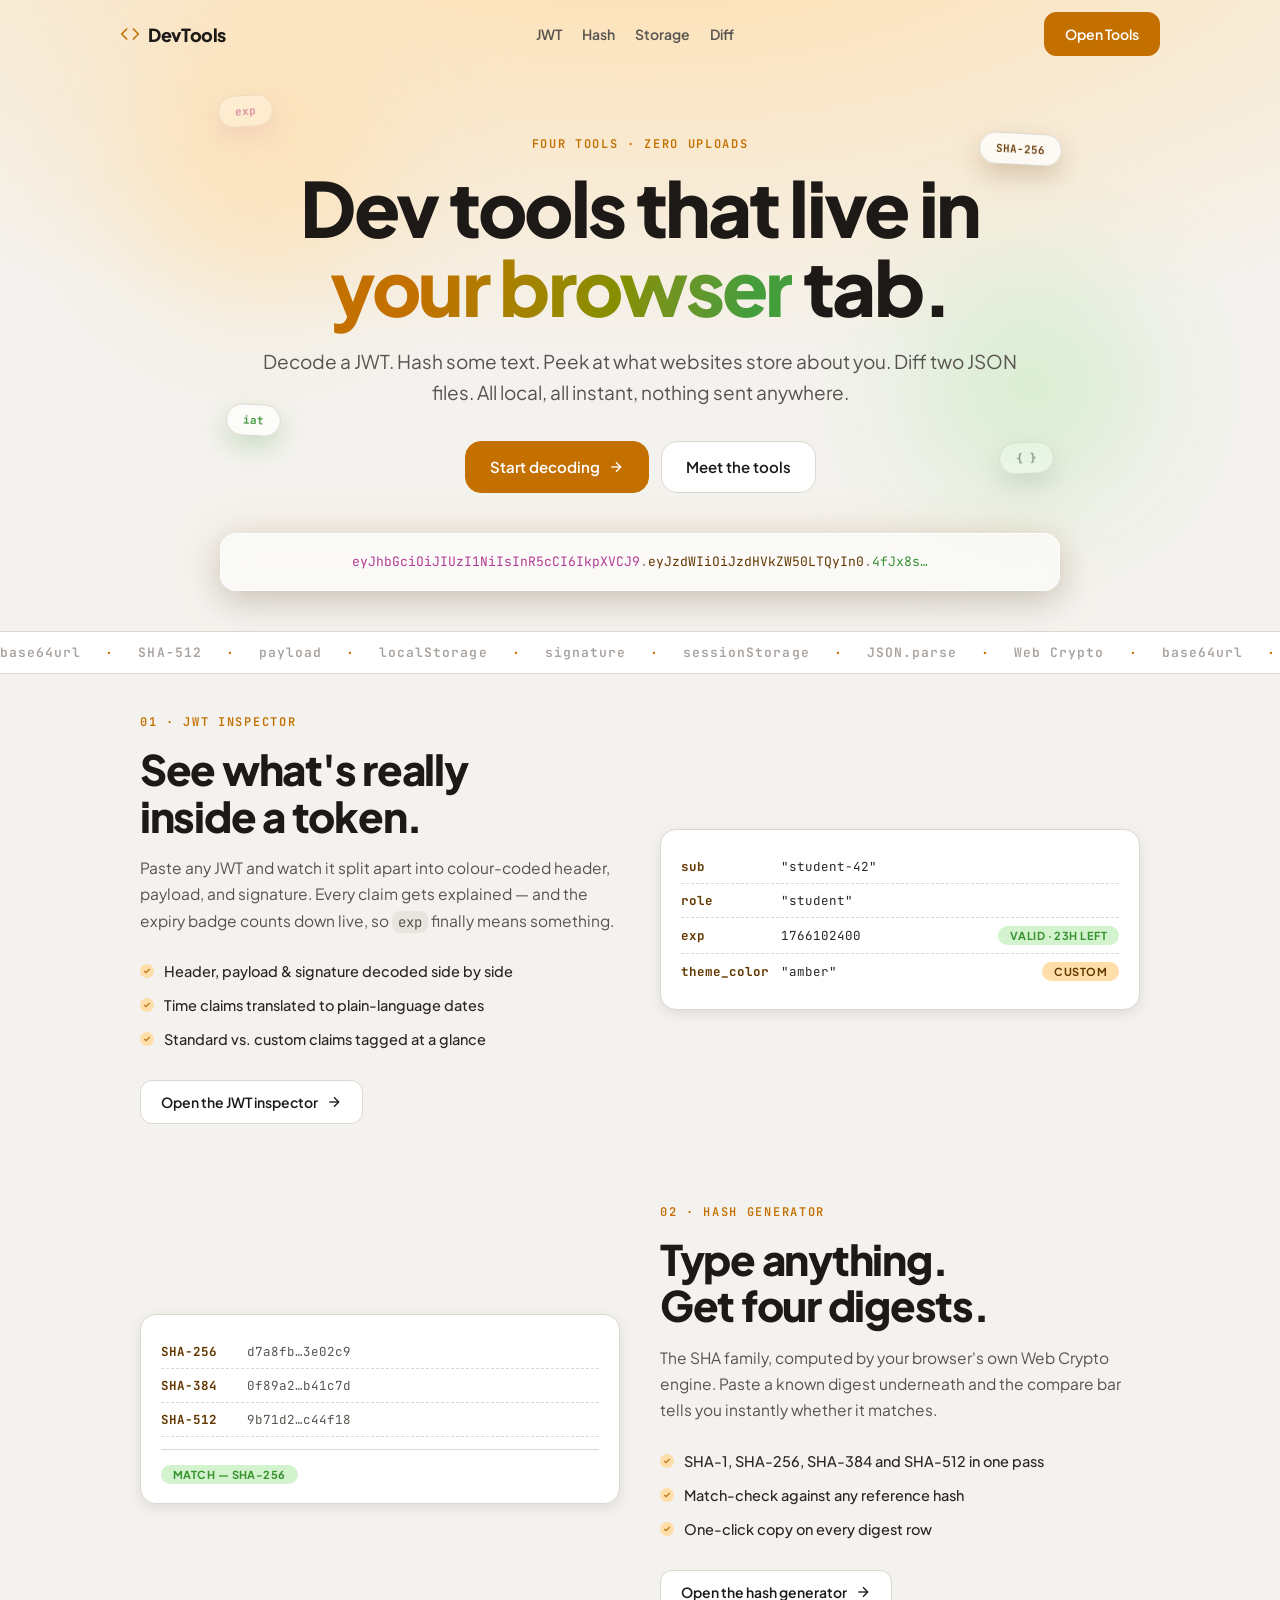
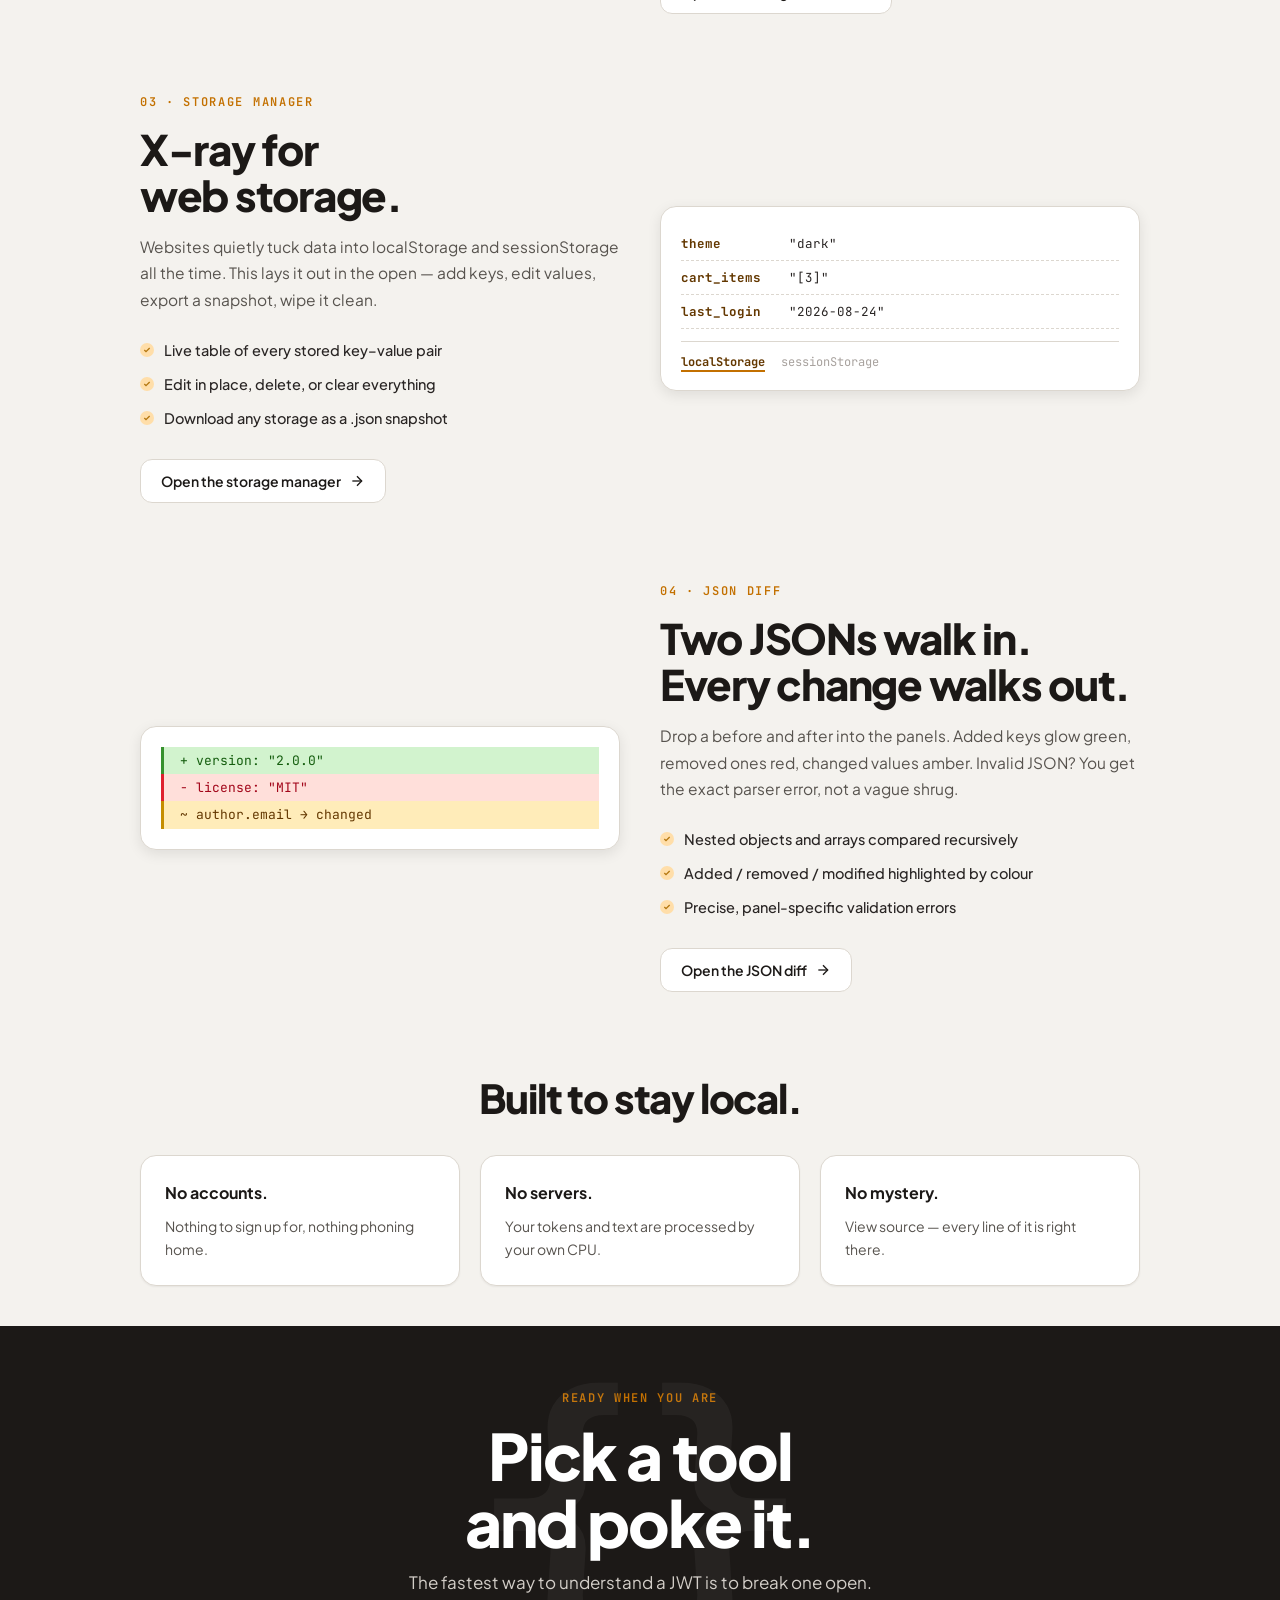
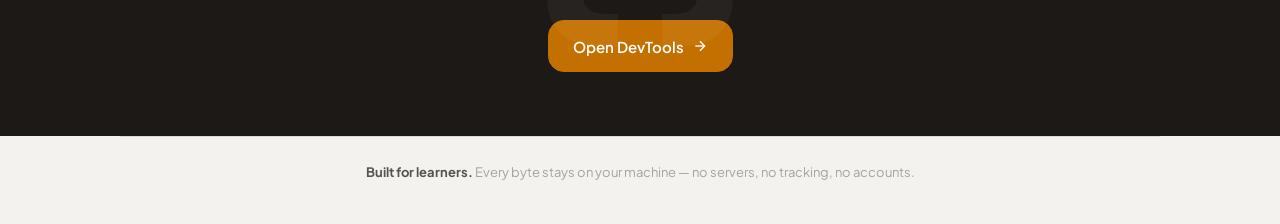
<file: index.html>
<!DOCTYPE html>
<html lang="en">
<head>
<meta charset="UTF-8">
<meta name="viewport" content="width=device-width, initial-scale=1.0">
<title>DevTools — four little tools that never leave your browser</title>
<meta name="description" content="Decode JWTs, generate hashes, inspect web storage, diff JSON. Four browser-native developer tools with zero uploads.">

<link rel="stylesheet" href="tokens.css">
<link rel="stylesheet" href="landing.css">
</head>
<body>

<div class="progress-bar" id="progress-bar" aria-hidden="true"></div>

<header class="site-nav" id="site-nav">
  <a class="wordmark" href="#top">
    <svg viewBox="0 0 24 24" fill="none" stroke="currentColor" stroke-width="2" stroke-linecap="round" stroke-linejoin="round" aria-hidden="true"><polyline points="16 18 22 12 16 6"/><polyline points="8 6 2 12 8 18"/></svg>
    DevTools
  </a>
  <nav class="nav-links" aria-label="Sections">
    <a href="#jwt">JWT</a>
    <a href="#hash">Hash</a>
    <a href="#storage">Storage</a>
    <a href="#diff">Diff</a>
  </nav>
  <a class="btn btn-primary btn-sm" href="tools.html">Open Tools</a>
</header>

<main id="top">

  <!-- ================= HERO ================= -->
  <section class="hero">
    <div class="hero-decor" aria-hidden="true">
      <span class="chip chip-a">exp</span>
      <span class="chip chip-b">SHA-256</span>
      <span class="chip chip-c">iat</span>
      <span class="chip chip-d">{ }</span>
      <span class="blob blob-1"></span>
      <span class="blob blob-2"></span>
    </div>

    <p class="eyebrow reveal">four tools · zero uploads</p>
    <h1 class="reveal" style="--d:80ms">Dev tools that live in<br><span class="accent-underlined">your browser</span> tab.</h1>
    <p class="hero-sub reveal" style="--d:160ms">
      Decode a JWT. Hash some text. Peek at what websites store about you.
      Diff two JSON files. All local, all instant, nothing sent anywhere.
    </p>
    <div class="hero-cta reveal" style="--d:240ms">
      <a class="btn btn-primary btn-lg" href="tools.html">Start decoding
        <svg viewBox="0 0 24 24" fill="none" stroke="currentColor" stroke-width="2"><line x1="5" y1="12" x2="19" y2="12"/><polyline points="12 5 19 12 12 19"/></svg>
      </a>
      <a class="btn btn-lg" href="#jwt">Meet the tools</a>
    </div>

    <div class="hero-token reveal" style="--d:320ms" aria-hidden="true">
      <span class="seg seg-header">eyJhbGciOiJIUzI1NiIsInR5cCI6IkpXVCJ9</span><span class="seg-dot">.</span><span class="seg seg-payload">eyJzdWIiOiJzdHVkZW50LTQyIn0</span><span class="seg-dot">.</span><span class="seg seg-signature">4fJx8s…</span>
    </div>
  </section>

  <!-- ================= MARQUEE TICKER ================= -->
  <div class="ticker" aria-hidden="true">
    <div class="ticker-track">
      <span>base64url</span><i>·</i><span>SHA-512</span><i>·</i><span>payload</span><i>·</i><span>localStorage</span><i>·</i><span>signature</span><i>·</i><span>sessionStorage</span><i>·</i><span>JSON.parse</span><i>·</i><span>Web Crypto</span><i>·</i>
      <span>base64url</span><i>·</i><span>SHA-512</span><i>·</i><span>payload</span><i>·</i><span>localStorage</span><i>·</i><span>signature</span><i>·</i><span>sessionStorage</span><i>·</i><span>JSON.parse</span><i>·</i><span>Web Crypto</span><i>·</i>
    </div>
  </div>

  <!-- ================= TOOL: JWT ================= -->
  <section class="tool-section" id="jwt">
    <div class="tool-copy reveal">
      <p class="eyebrow">01 · jwt inspector</p>
      <h2>See what's really<br>inside a token.</h2>
      <p>Paste any JWT and watch it split apart into colour-coded header, payload, and signature. Every claim gets explained — and the expiry badge counts down live, so <code>exp</code> finally means something.</p>
      <ul class="feature-list">
        <li>Header, payload &amp; signature decoded side by side</li>
        <li>Time claims translated to plain-language dates</li>
        <li>Standard vs. custom claims tagged at a glance</li>
      </ul>
      <a class="btn tool-link" href="tools.html#jwt">Open the JWT inspector
        <svg viewBox="0 0 24 24" fill="none" stroke="currentColor" stroke-width="2"><line x1="5" y1="12" x2="19" y2="12"/><polyline points="12 5 19 12 12 19"/></svg>
      </a>
    </div>
    <div class="tool-visual reveal" style="--d:120ms" aria-hidden="true">
      <div class="mini-card">
        <div class="claim-row"><span class="claim-key">sub</span><span class="claim-val">"student-42"</span></div>
        <div class="claim-row"><span class="claim-key">role</span><span class="claim-val">"student"</span></div>
        <div class="claim-row"><span class="claim-key">exp</span><span class="claim-val">1766102400</span><span class="badge badge-success">valid · 23h left</span></div>
        <div class="claim-row"><span class="claim-key">theme_color</span><span class="claim-val">"amber"</span><span class="badge badge-info">custom</span></div>
      </div>
    </div>
  </section>

  <!-- ================= TOOL: HASH ================= -->
  <section class="tool-section flip" id="hash">
    <div class="tool-copy reveal">
      <p class="eyebrow">02 · hash generator</p>
      <h2>Type anything.<br>Get four digests.</h2>
      <p>The SHA family, computed by your browser's own Web Crypto engine. Paste a known digest underneath and the compare bar tells you instantly whether it matches.</p>
      <ul class="feature-list">
        <li>SHA-1, SHA-256, SHA-384 and SHA-512 in one pass</li>
        <li>Match-check against any reference hash</li>
        <li>One-click copy on every digest row</li>
      </ul>
      <a class="btn tool-link" href="tools.html#hash">Open the hash generator
        <svg viewBox="0 0 24 24" fill="none" stroke="currentColor" stroke-width="2"><line x1="5" y1="12" x2="19" y2="12"/><polyline points="12 5 19 12 12 19"/></svg>
      </a>
    </div>
    <div class="tool-visual reveal" style="--d:120ms" aria-hidden="true">
      <div class="mini-card">
        <div class="hash-demo-row"><span class="hash-algo">SHA-256</span><span class="hex">d7a8fb…3e02c9</span></div>
        <div class="hash-demo-row"><span class="hash-algo">SHA-384</span><span class="hex">0f89a2…b41c7d</span></div>
        <div class="hash-demo-row"><span class="hash-algo">SHA-512</span><span class="hex">9b71d2…c44f18</span></div>
        <div class="compare-demo"><span class="badge badge-success">match — SHA-256</span></div>
      </div>
    </div>
  </section>

  <!-- ================= TOOL: STORAGE ================= -->
  <section class="tool-section" id="storage">
    <div class="tool-copy reveal">
      <p class="eyebrow">03 · storage manager</p>
      <h2>X-ray for<br>web storage.</h2>
      <p>Websites quietly tuck data into localStorage and sessionStorage all the time. This lays it out in the open — add keys, edit values, export a snapshot, wipe it clean.</p>
      <ul class="feature-list">
        <li>Live table of every stored key–value pair</li>
        <li>Edit in place, delete, or clear everything</li>
        <li>Download any storage as a .json snapshot</li>
      </ul>
      <a class="btn tool-link" href="tools.html#storage">Open the storage manager
        <svg viewBox="0 0 24 24" fill="none" stroke="currentColor" stroke-width="2"><line x1="5" y1="12" x2="19" y2="12"/><polyline points="12 5 19 12 12 19"/></svg>
      </a>
    </div>
    <div class="tool-visual reveal" style="--d:120ms" aria-hidden="true">
      <div class="mini-card">
        <div class="kv-row"><span class="kv-key">theme</span><span class="kv-val">"dark"</span></div>
        <div class="kv-row"><span class="kv-key">cart_items</span><span class="kv-val">"[3]"</span></div>
        <div class="kv-row"><span class="kv-key">last_login</span><span class="kv-val">"2026-08-24"</span></div>
        <div class="storage-tabs-demo"><span class="tab-on">localStorage</span><span>sessionStorage</span></div>
      </div>
    </div>
  </section>

  <!-- ================= TOOL: DIFF ================= -->
  <section class="tool-section flip" id="diff">
    <div class="tool-copy reveal">
      <p class="eyebrow">04 · json diff</p>
      <h2>Two JSONs walk in.<br>Every change walks out.</h2>
      <p>Drop a before and after into the panels. Added keys glow green, removed ones red, changed values amber. Invalid JSON? You get the exact parser error, not a vague shrug.</p>
      <ul class="feature-list">
        <li>Nested objects and arrays compared recursively</li>
        <li>Added / removed / modified highlighted by colour</li>
        <li>Precise, panel-specific validation errors</li>
      </ul>
      <a class="btn tool-link" href="tools.html#jsondiff">Open the JSON diff
        <svg viewBox="0 0 24 24" fill="none" stroke="currentColor" stroke-width="2"><line x1="5" y1="12" x2="19" y2="12"/><polyline points="12 5 19 12 12 19"/></svg>
      </a>
    </div>
    <div class="tool-visual reveal" style="--d:120ms" aria-hidden="true">
      <div class="mini-card diff-mini">
        <span class="diff-line added">&nbsp;+ version: "2.0.0"</span>
        <span class="diff-line removed">&nbsp;- license: "MIT"</span>
        <span class="diff-line modified">&nbsp;~ author.email → changed</span>
      </div>
    </div>
  </section>

  <!-- ================= WHY LOCAL ================= -->
  <section class="principles">
    <h2 class="reveal">Built to stay local.</h2>
    <div class="principle-grid">
      <div class="principle reveal"><strong>No accounts.</strong>Nothing to sign up for, nothing phoning home.</div>
      <div class="principle reveal" style="--d:100ms"><strong>No servers.</strong>Your tokens and text are processed by your own CPU.</div>
      <div class="principle reveal" style="--d:200ms"><strong>No mystery.</strong>View source — every line of it is right there.</div>
    </div>
  </section>

  <!-- ================= FINAL CTA ================= -->
  <section class="cta-final">
    <div class="cta-inner reveal">
      <span class="cta-glyph" aria-hidden="true">&#123;&#125;</span>
      <p class="eyebrow">ready when you are</p>
      <h2>Pick a tool<br>and poke it.</h2>
      <p>The fastest way to understand a JWT is to break one open.</p>
      <a class="btn btn-primary btn-lg" href="tools.html">Open DevTools
        <svg viewBox="0 0 24 24" fill="none" stroke="currentColor" stroke-width="2"><line x1="5" y1="12" x2="19" y2="12"/><polyline points="12 5 19 12 12 19"/></svg>
      </a>
    </div>
  </section>

</main>

<footer class="site-footer">
  <strong>Built for learners.</strong> Every byte stays on your machine — no servers, no tracking, no accounts.
</footer>

<script src="landing.js"></script>
</body>
</html>
</file>
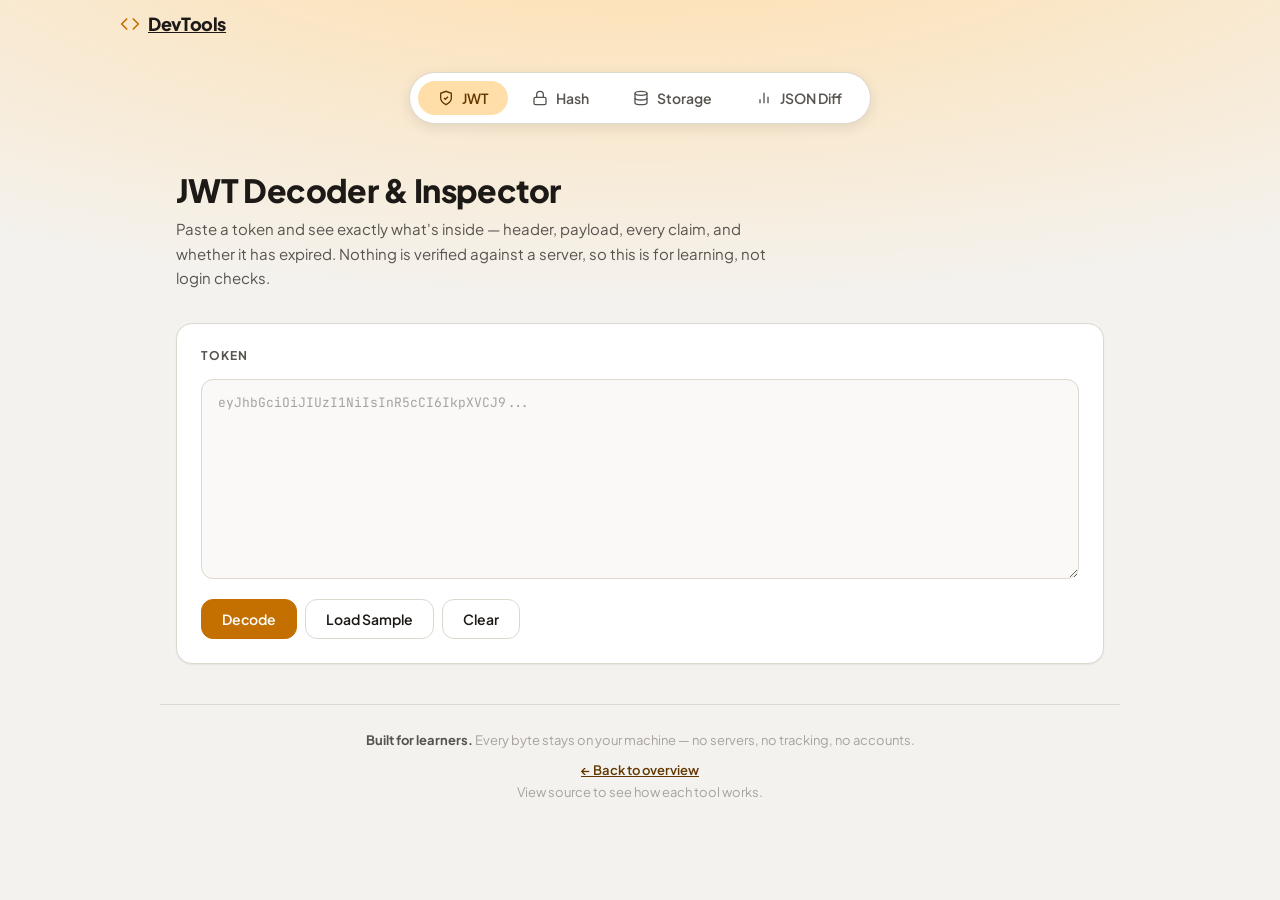
<file: tools.html>
<!DOCTYPE html>
<html lang="en">
<head>
<meta charset="UTF-8">
<meta name="viewport" content="width=device-width, initial-scale=1.0">
<title>DevTools — JWT · Hash · Storage · JSON Diff</title>
<meta name="description" content="Four playful browser-native dev tools: decode JWTs, hash text, manage web storage, diff JSON.">

<link rel="stylesheet" href="tokens.css">
<link rel="stylesheet" href="components/tab-bar.css">
<link rel="stylesheet" href="components/card.css">
<link rel="stylesheet" href="components/button.css">
<link rel="stylesheet" href="components/input.css">
<link rel="stylesheet" href="components/badge.css">
<link rel="stylesheet" href="components/toast.css">
<link rel="stylesheet" href="components/modal.css">
<link rel="stylesheet" href="tools/jwt/jwt.css">
<link rel="stylesheet" href="tools/hash/hash.css">
<link rel="stylesheet" href="tools/storage/storage.css">
<link rel="stylesheet" href="tools/diff/diff.css">

<style>
/* Page shell — layout only, everything visual lives in tokens + components */
*, *::before, *::after { box-sizing: border-box; margin: 0; padding: 0; }

/* Author display rules (.error-msg etc.) must never defeat the hidden attribute */
[hidden] { display: none !important; }

html { -webkit-font-smoothing: antialiased; }
html, body { overflow-x: clip; }
body {
  font-family: var(--font-ui);
  color: var(--color-ink-0);
  background:
    radial-gradient(1200px 400px at 50% -100px, var(--color-accent-dim), transparent),
    var(--color-paper-2);
  min-height: 100vh;
}

.app-header,
.site-nav {
  position: fixed;
  top: 0; left: 0; right: 0;
  z-index: 200;
  display: flex;
  align-items: center;
  justify-content: space-between;
  gap: var(--space-4);
  max-width: 1080px;
  margin: 0 auto;
  padding: var(--space-3) var(--space-5);
  transition: box-shadow var(--duration-base) ease, background var(--duration-base) ease;
}
.site-nav.scrolled {
  background: oklch(97% 0.01 75 / 0.85);
  backdrop-filter: blur(10px);
  box-shadow: var(--shadow-sm);
}
.site-nav .wordmark {
  display: inline-flex;
  align-items: center;
  gap: var(--space-2);
  font-family: var(--font-display);
  font-size: 18px;
  font-weight: 800;
  letter-spacing: -0.02em;
  color: var(--color-ink-0);
}
.site-nav .wordmark svg { width: 20px; height: 20px; color: var(--color-accent); }

body { min-height: 100vh; padding-top: 72px; }
.tab-bar { top: 64px; }

.app-main {
  max-width: 960px;
  margin: 0 auto;
  padding: var(--space-4) var(--space-4) var(--space-10);
}

.app-footer {
  max-width: 960px;
  margin: 0 auto;
  padding: var(--space-6) var(--space-4) var(--space-10);
  border-top: 1px solid var(--color-border);
  text-align: center;
  color: var(--color-ink-3);
  font-size: 13px;
  line-height: 1.7;
}
.app-footer strong { color: var(--color-ink-2); }
.footer-back {
  display: block;
  margin-top: var(--space-2);
  font-weight: 600;
  color: var(--color-accent-ink);
}
.footer-back:hover { text-decoration: underline; }

@media (prefers-reduced-motion: reduce) {
  *, *::before, *::after { animation-duration: 0.01ms !important; transition-duration: 0.01ms !important; }
}
</style>
</head>
<body>

<header class="site-nav" id="site-nav">
  <a class="wordmark" href="index.html" title="Back to overview">
    <svg viewBox="0 0 24 24" fill="none" stroke="currentColor" stroke-width="2" stroke-linecap="round" stroke-linejoin="round" aria-hidden="true">
      <polyline points="16 18 22 12 16 6"/><polyline points="8 6 2 12 8 18"/>
    </svg>
    DevTools
  </a>
</header>

<nav class="tab-bar" role="tablist" aria-label="Tools">
  <button class="tab-btn" role="tab" aria-selected="true" data-tab="jwt" id="tab-jwt" aria-controls="panel-jwt">
    <svg viewBox="0 0 24 24" fill="none" stroke="currentColor" stroke-width="2"><path d="M12 22s8-4 8-10V5l-8-3-8 3v7c0 6 8 10 8 10z"/><path d="M9 12l2 2 4-4"/></svg>
    JWT
  </button>
  <button class="tab-btn" role="tab" aria-selected="false" data-tab="hash" id="tab-hash" aria-controls="panel-hash">
    <svg viewBox="0 0 24 24" fill="none" stroke="currentColor" stroke-width="2"><rect x="3" y="11" width="18" height="11" rx="2"/><path d="M7 11V7a5 5 0 0 1 10 0v4"/></svg>
    Hash
  </button>
  <button class="tab-btn" role="tab" aria-selected="false" data-tab="storage" id="tab-storage" aria-controls="panel-storage">
    <svg viewBox="0 0 24 24" fill="none" stroke="currentColor" stroke-width="2"><ellipse cx="12" cy="5" rx="9" ry="3"/><path d="M21 12c0 1.66-4 3-9 3s-9-1.34-9-3"/><path d="M3 5v14c0 1.66 4 3 9 3s9-1.34 9-3V5"/></svg>
    Storage
  </button>
  <button class="tab-btn" role="tab" aria-selected="false" data-tab="jsondiff" id="tab-jsondiff" aria-controls="panel-jsondiff">
    <svg viewBox="0 0 24 24" fill="none" stroke="currentColor" stroke-width="2"><line x1="18" y1="20" x2="18" y2="10"/><line x1="12" y1="20" x2="12" y2="4"/><line x1="6" y1="20" x2="6" y2="14"/></svg>
    JSON Diff
  </button>
</nav>

<main class="app-main">

  <!-- ============ JWT INSPECTOR ============ -->
  <section class="panel active" id="panel-jwt" role="tabpanel" aria-labelledby="tab-jwt">
    <div class="tool-header">
      <h2>JWT Decoder &amp; Inspector</h2>
      <p>Paste a token and see exactly what's inside — header, payload, every claim, and whether it has expired. Nothing is verified against a server, so this is for learning, not login checks.</p>
    </div>

    <div class="card">
      <div class="card-title">Token</div>
      <textarea id="jwt-input" class="tall" placeholder="eyJhbGciOiJIUzI1NiIsInR5cCI6IkpXVCJ9..." spellcheck="false"></textarea>
      <div class="btn-row">
        <button class="btn btn-primary" id="jwt-decode-btn">Decode</button>
        <button class="btn" id="jwt-sample-btn">Load Sample</button>
        <button class="btn" id="jwt-clear-btn">Clear</button>
      </div>
      <div class="error-msg" id="jwt-error" hidden>
        <svg viewBox="0 0 24 24" fill="none" stroke="currentColor" stroke-width="2"><circle cx="12" cy="12" r="10"/><line x1="15" y1="9" x2="9" y2="15"/><line x1="9" y1="9" x2="15" y2="15"/></svg>
        <span id="jwt-error-text"></span>
      </div>
    </div>

    <div id="jwt-output" hidden>
      <div class="card">
        <div class="card-title">Decoded token <span id="jwt-status-badge"></span></div>
        <div class="jwt-raw" id="jwt-raw"></div>
        <div class="jwt-parts">
          <div class="jwt-part header">
            <h4>Header</h4>
            <pre id="jwt-header-decoded"></pre>
          </div>
          <div class="jwt-part payload">
            <h4>Payload</h4>
            <pre id="jwt-payload-decoded"></pre>
          </div>
          <div class="jwt-part signature">
            <h4>Signature</h4>
            <pre id="jwt-signature-info"></pre>
          </div>
        </div>
      </div>

      <div class="card">
        <div class="card-title">Time claims</div>
        <div id="jwt-time-claims"></div>
      </div>

      <div class="card">
        <div class="card-title">All payload claims</div>
        <div id="jwt-all-claims"></div>
      </div>
    </div>
  </section>

  <!-- ============ HASH GENERATOR ============ -->
  <section class="panel" id="panel-hash" role="tabpanel" aria-labelledby="tab-hash">
    <div class="tool-header">
      <h2>Hash Generator</h2>
      <p>Type anything and get its SHA family digests, computed locally with the Web Crypto API. Paste a known hash below to check for a match.</p>
    </div>

    <div class="card">
      <div class="card-title">Input</div>
      <textarea id="hash-input" placeholder="The quick brown fox jumps over the lazy dog" spellcheck="false"></textarea>
      <div class="btn-row">
        <button class="btn btn-primary" id="hash-generate-btn">Generate Hashes</button>
        <button class="btn" id="hash-clear-btn">Clear</button>
      </div>
    </div>

    <div id="hash-output" hidden>
      <div class="card">
        <div class="card-title">Digests</div>
        <div id="hash-results"></div>
      </div>

      <div class="card">
        <div class="card-title">Compare against a known hash</div>
        <div class="compare-bar">
          <input type="text" class="input" id="hash-compare-input" placeholder="Paste a hash…" spellcheck="false">
          <button class="btn" id="hash-compare-btn">Compare</button>
        </div>
        <div id="hash-compare-result" hidden></div>
      </div>
    </div>
  </section>

  <!-- ============ STORAGE MANAGER ============ -->
  <section class="panel" id="panel-storage" role="tabpanel" aria-labelledby="tab-storage">
    <div class="tool-header">
      <h2>Browser Storage Manager</h2>
      <p>This page's own localStorage and sessionStorage, laid bare. Add keys, tweak values, export a snapshot — great for seeing what websites actually save about you.</p>
    </div>

    <div class="card">
      <div class="storage-tabs" role="tablist" aria-label="Storage type">
        <button class="storage-tab" role="tab" aria-selected="true" data-storage="local">localStorage</button>
        <button class="storage-tab" role="tab" aria-selected="false" data-storage="session">sessionStorage</button>
      </div>

      <div class="storage-toolbar">
        <span class="storage-count" id="storage-count">0 entries</span>
        <div class="btn-row" style="margin-top:0">
          <button class="btn btn-sm" id="storage-export-btn">Export JSON</button>
          <button class="btn btn-sm btn-danger" id="storage-clear-btn">Clear All</button>
        </div>
      </div>

      <div class="storage-add-row">
        <input type="text" class="input" id="storage-new-key" placeholder="key" aria-label="New key" spellcheck="false">
        <input type="text" class="input" id="storage-new-value" placeholder="value" aria-label="New value" spellcheck="false">
        <button class="btn btn-primary" id="storage-add-btn">Add</button>
      </div>

      <div id="storage-entries"></div>
    </div>
  </section>

  <!-- ============ JSON DIFF ============ -->
  <section class="panel" id="panel-jsondiff" role="tabpanel" aria-labelledby="tab-jsondiff">
    <div class="tool-header">
      <h2>JSON Diff Tool</h2>
      <p>Drop two JSON documents in and spot every key that was added, removed, or changed. Invalid JSON gets a precise parser error, not a shrug.</p>
    </div>

    <div class="card">
      <div class="json-inputs">
        <div class="field-group">
          <label class="field-label" for="json-left">Original</label>
          <textarea id="json-left" class="tall" spellcheck="false"></textarea>
        </div>
        <div class="field-group">
          <label class="field-label" for="json-right">Modified</label>
          <textarea id="json-right" class="tall" spellcheck="false"></textarea>
        </div>
      </div>
      <div class="btn-row">
        <button class="btn btn-primary" id="diff-compare-btn">Compare</button>
        <button class="btn" id="diff-sample-btn">Load Sample</button>
        <button class="btn" id="diff-swap-btn">Swap</button>
        <button class="btn" id="diff-clear-btn">Clear</button>
      </div>
      <div class="error-msg" id="diff-error" hidden>
        <svg viewBox="0 0 24 24" fill="none" stroke="currentColor" stroke-width="2"><circle cx="12" cy="12" r="10"/><line x1="15" y1="9" x2="9" y2="15"/><line x1="9" y1="9" x2="15" y2="15"/></svg>
        <span id="diff-error-text"></span>
      </div>
    </div>

    <div class="card" id="diff-result" hidden>
      <div class="card-title">Differences</div>
      <div class="diff-stats" id="diff-stats"></div>
      <div class="diff-output" id="diff-output"></div>
    </div>
  </section>

</main>

<footer class="app-footer">
  <strong>Built for learners.</strong> Every byte stays on your machine — no servers, no tracking, no accounts.
  <a class="footer-back" href="index.html">← Back to overview</a>
  View source to see how each tool works.
</footer>

<div class="toast-container" id="toast-container" aria-live="polite"></div>

<script type="module" src="app.js"></script>
</body>
</html>
</file>
<file: tokens.css>
/* ============================================================
   DevTools · Hum theme — locked design tokens
   Hallmark · macrostructure: Workbench · theme: Hum (playful)
   paper: light warm · accent: amber · display: rounded sans
   Every colour/font/space in the app references a token here.
   ============================================================ */
@import url('https://fonts.googleapis.com/css2?family=Plus+Jakarta+Sans:wght@400;500;600;700;800&family=JetBrains+Mono:wght@400;600&display=swap');

:root {
  /* Paper — light, warm */
  --color-paper-0: #ffffff;
  --color-paper-1: #faf9f7;
  --color-paper-2: #f4f2ee;
  --color-paper-3: #e8e5df;

  /* Ink */
  --color-ink-0: #1c1917;
  --color-ink-1: #292524;
  --color-ink-2: #57534e;
  --color-ink-3: #a8a29e;

  /* Accent — warm amber */
  --color-accent: oklch(62% 0.18 75);
  --color-accent-hover: oklch(56% 0.19 75);
  --color-accent-dim: oklch(92% 0.08 75);
  --color-accent-ink: oklch(38% 0.11 75);

  /* Status */
  --color-success: oklch(58% 0.16 142);
  --color-success-dim: oklch(93% 0.06 142);
  --color-danger: oklch(58% 0.22 25);
  --color-danger-dim: oklch(94% 0.05 25);
  --color-warning: oklch(68% 0.16 85);
  --color-warning-dim: oklch(95% 0.07 85);

  /* Lines */
  --color-border: oklch(88% 0.012 75);
  --color-border-hover: oklch(78% 0.02 75);
  --color-border-focus: var(--color-accent);

  /* Type */
  --font-display: 'Plus Jakarta Sans', system-ui, sans-serif;
  --font-ui: 'Plus Jakarta Sans', system-ui, sans-serif;
  --font-mono: 'JetBrains Mono', 'Fira Code', Consolas, monospace;

  /* Space — 4pt scale */
  --space-1: 4px;
  --space-2: 8px;
  --space-3: 12px;
  --space-4: 16px;
  --space-5: 20px;
  --space-6: 24px;
  --space-8: 32px;
  --space-10: 40px;

  /* Shape */
  --radius-sm: 8px;
  --radius-md: 12px;
  --radius-lg: 16px;
  --radius-full: 999px;

  /* Depth */
  --shadow-sm: 0 1px 2px oklch(0% 0 0 / 0.06);
  --shadow-md: 0 4px 14px oklch(0% 0 0 / 0.09);
  --shadow-lg: 0 12px 32px oklch(0% 0 0 / 0.14);

  /* Motion */
  --duration-fast: 120ms;
  --duration-base: 200ms;
  --duration-slow: 300ms;
  --ease-out: cubic-bezier(0.16, 1, 0.3, 1);
  --ease-spring: cubic-bezier(0.34, 1.56, 0.64, 1);
}
</file>
<file: landing.css>
/* Landing page — Long Document macrostructure, Hum theme.
   Layout + scroll effects only; colours/type/space come from tokens.css. */

*, *::before, *::after { box-sizing: border-box; margin: 0; padding: 0; }

[hidden] { display: none !important; }

html { scroll-behavior: smooth; -webkit-font-smoothing: antialiased; }
html, body { overflow-x: clip; }
body {
  font-family: var(--font-ui);
  color: var(--color-ink-0);
  background:
    radial-gradient(1100px 480px at 50% -120px, var(--color-accent-dim), transparent),
    var(--color-paper-2);
}

img, svg { display: block; }
a { color: inherit; text-decoration: none; }
code {
  padding: 2px 6px;
  background: var(--color-paper-3);
  border-radius: var(--radius-sm);
  font-family: var(--font-mono);
  font-size: 0.9em;
}

/* ---------- shared bits ---------- */
.eyebrow {
  margin-bottom: var(--space-4);
  font-family: var(--font-mono);
  font-size: 12px;
  font-weight: 600;
  letter-spacing: 0.14em;
  text-transform: uppercase;
  color: var(--color-accent);
}
.eyebrow:first-child { color: var(--color-accent); }

.btn {
  display: inline-flex;
  align-items: center;
  gap: var(--space-2);
  height: 44px;
  padding: 0 var(--space-5);
  border: 1px solid var(--color-border);
  border-radius: var(--radius-md);
  background: var(--color-paper-0);
  color: var(--color-ink-0);
  font-family: var(--font-ui);
  font-size: 14px;
  font-weight: 600;
  white-space: nowrap;
  cursor: pointer;
  transition: transform var(--duration-fast) ease, background var(--duration-fast) ease, box-shadow var(--duration-base) ease;
}
.btn svg { width: 16px; height: 16px; }
.btn:hover { background: var(--color-paper-2); transform: translateY(-1px); box-shadow: var(--shadow-sm); }
.btn:focus-visible { outline: 2px solid var(--color-border-focus); outline-offset: 2px; }
.btn-primary { background: var(--color-accent); border-color: var(--color-accent); color: #fff; }
.btn-primary:hover { background: var(--color-accent-hover); }
.btn-lg { height: 52px; padding: 0 var(--space-6); font-size: 15px; border-radius: var(--radius-lg); }

/* ---------- progress bar ---------- */
.progress-bar {
  position: fixed;
  top: 0; left: 0;
  z-index: 300;
  height: 3px;
  width: 0%;
  background: linear-gradient(90deg, var(--color-accent), oklch(70% 0.16 60));
  transition: width 60ms linear;
}

/* ---------- nav ---------- */
.site-nav {
  position: fixed;
  top: 0; left: 0; right: 0;
  z-index: 200;
  display: flex;
  align-items: center;
  justify-content: space-between;
  gap: var(--space-4);
  max-width: 1080px;
  margin: 0 auto;
  padding: var(--space-3) var(--space-5);
  transition: box-shadow var(--duration-base) ease, background var(--duration-base) ease;
}
.site-nav.scrolled {
  background: oklch(97% 0.01 75 / 0.85);
  backdrop-filter: blur(10px);
  box-shadow: var(--shadow-sm);
}
.wordmark {
  display: inline-flex;
  align-items: center;
  gap: var(--space-2);
  font-family: var(--font-display);
  font-size: 18px;
  font-weight: 800;
  letter-spacing: -0.02em;
}
.wordmark svg { width: 20px; height: 20px; color: var(--color-accent); }
.nav-links { display: flex; gap: var(--space-5); font-size: 14px; font-weight: 600; color: var(--color-ink-2); }
.nav-links a { position: relative; padding: var(--space-1) 0; }
.nav-links a::after {
  content: "";
  position: absolute;
  left: 0; bottom: -2px;
  width: 100%; height: 2px;
  background: var(--color-accent);
  border-radius: 2px;
  transform: scaleX(0);
  transform-origin: left;
  transition: transform var(--duration-base) var(--ease-out);
}
.nav-links a:hover::after { transform: scaleX(1); }
@media (max-width: 700px) { .nav-links { display: none; } }

/* ---------- hero ---------- */
.hero {
  position: relative;
  max-width: 880px;
  margin: 0 auto;
  padding: calc(96px + var(--space-10)) var(--space-5) var(--space-10);
  text-align: center;
}
.hero h1 {
  font-family: var(--font-display);
  font-size: clamp(40px, 7.5vw, 76px);
  font-weight: 800;
  line-height: 1.04;
  letter-spacing: -0.035em;
}
.accent-underlined {
  background: linear-gradient(100deg, var(--color-accent) 20%, oklch(62% 0.16 142) 90%);
  -webkit-background-clip: text;
  background-clip: text;
  color: transparent;
}
.hero-sub {
  max-width: 54ch;
  margin: var(--space-5) auto 0;
  font-size: clamp(16px, 2vw, 19px);
  line-height: 1.65;
  color: var(--color-ink-2);
}
.hero-cta {
  display: flex;
  justify-content: center;
  flex-wrap: wrap;
  gap: var(--space-3);
  margin-top: var(--space-8);
}
.hero-token {
  max-width: 100%;
  margin-top: var(--space-10);
  padding: var(--space-4);
  background: oklch(100% 0 0 / 0.55);
  backdrop-filter: blur(14px);
  border: 1px solid oklch(100% 0 0 / 0.7);
  border-radius: var(--radius-lg);
  box-shadow: var(--shadow-lg), 0 0 40px color-mix(in oklab, var(--color-accent) 14%, transparent);
  animation: token-glow 5s ease-in-out infinite;
  font-family: var(--font-mono);
  font-size: clamp(11px, 1.6vw, 13px);
  word-break: break-all;
  line-height: 1.9;
}
@keyframes token-glow {
  0%, 100% { box-shadow: var(--shadow-lg), 0 0 32px color-mix(in oklab, var(--color-accent) 10%, transparent); }
  50%      { box-shadow: var(--shadow-lg), 0 0 56px color-mix(in oklab, var(--color-accent) 22%, transparent); }
}
.seg-header    { color: oklch(55% 0.18 340); }
.seg-payload   { color: var(--color-accent-ink); }
.seg-signature { color: var(--color-success); }
.seg-dot       { color: var(--color-ink-3); font-weight: 700; }

/* hero decorations — sit BEHIND the text (z-index:-1), pinned to the edges */
.hero-decor { position: absolute; inset: 0; pointer-events: none; z-index: -1; }
.chip {
  position: absolute;
  padding: var(--space-2) var(--space-4);
  background: oklch(100% 0 0 / 0.75);
  backdrop-filter: blur(8px);
  border: 1px solid var(--color-border);
  border-radius: var(--radius-full);
  box-shadow: 0 10px 24px color-mix(in oklab, currentColor 22%, transparent);
  font-family: var(--font-mono);
  font-size: 11px;
  font-weight: 600;
  animation: bob 6s ease-in-out infinite;
}
.chip-a { top: 15%; left: 2%;  rotate: -4deg; color: oklch(55% 0.18 340); }
.chip-b { top: 21%; right: 2%; rotate: 3deg;  color: var(--color-accent-ink); animation-delay: 1.2s; }
.chip-c { top: 64%; left: 3%;  rotate: 3deg;  color: var(--color-success); animation-delay: 2.1s; }
.chip-d { top: 70%; right: 3%; rotate: -3deg; color: var(--color-ink-2); animation-delay: 3s; }
.blob {
  position: absolute;
  border-radius: 50%;
  filter: blur(60px);
  opacity: 0.55;
}
.blob-1 {
  width: 280px; height: 280px; top: 4%; left: -80px;
  background: var(--color-accent-dim);
  animation: blob-drift 18s ease-in-out infinite alternate;
}
.blob-2 {
  width: 240px; height: 240px; top: 42%; right: -70px;
  background: oklch(90% 0.07 140);
  animation: blob-drift 22s ease-in-out infinite alternate-reverse;
}
@keyframes bob {
  0%, 100% { transform: translateY(0) rotate(0deg); }
  50%      { transform: translateY(-14px) rotate(1.5deg); }
}
@keyframes blob-drift {
  from { transform: translate(0, 0) scale(1); }
  to   { transform: translate(60px, -40px) scale(1.15); }
}

/* ---------- ticker ---------- */
.ticker {
  position: relative;
  overflow: clip;
  border-block: 1px solid var(--color-border);
  background: var(--color-paper-0);
  padding: var(--space-3) 0;
}
.ticker::after {
  content: "";
  position: absolute;
  inset: 0;
  background: linear-gradient(100deg, transparent 30%, oklch(100% 0 0 / 0.65) 50%, transparent 70%);
  transform: translateX(-100%);
  animation: ticker-shimmer 7s ease-in-out infinite;
}
@keyframes ticker-shimmer {
  0%, 55% { transform: translateX(-100%); }
  85%, 100% { transform: translateX(100%); }
}
.ticker-track {
  display: flex;
  align-items: center;
  gap: var(--space-6);
  width: max-content;
  font-family: var(--font-mono);
  font-size: 13px;
  font-weight: 600;
  letter-spacing: 0.08em;
  color: var(--color-ink-3);
  animation: ticker-scroll 28s linear infinite;
}
.ticker-track i { font-style: normal; color: var(--color-accent); }
@keyframes ticker-scroll {
  to { transform: translateX(-50%); }
}

/* ---------- tool sections ---------- */
.tool-section {
  display: grid;
  grid-template-columns: repeat(2, minmax(0, 1fr));
  align-items: center;
  gap: var(--space-10);
  max-width: 1040px;
  margin: 0 auto;
  padding: var(--space-10) var(--space-5);
}
.tool-section.flip .tool-copy { order: 2; }
.tool-section.flip .tool-visual { order: 1; }

.tool-copy h2 {
  font-family: var(--font-display);
  font-size: clamp(28px, 4vw, 42px);
  font-weight: 800;
  line-height: 1.1;
  letter-spacing: -0.03em;
}
.tool-copy > p:not(.eyebrow) {
  margin-top: var(--space-4);
  max-width: 48ch;
  font-size: 15.5px;
  line-height: 1.7;
  color: var(--color-ink-2);
}
.feature-list {
  margin-top: var(--space-5);
  list-style: none;
}
.feature-list li {
  position: relative;
  padding: var(--space-2) 0 var(--space-2) var(--space-6);
  font-size: 14.5px;
  font-weight: 500;
  color: var(--color-ink-1);
}
.feature-list li::before {
  content: "";
  position: absolute;
  left: 0; top: 50%;
  translate: 0 -50%;
  width: 14px; height: 14px;
  border-radius: 50%;
  background: var(--color-accent-dim) center / 8px no-repeat
    url("data:image/svg+xml,%3Csvg xmlns='http://www.w3.org/2000/svg' viewBox='0 0 24 24' fill='none' stroke='%23b4770f' stroke-width='4'%3E%3Cpolyline points='20 6 9 17 4 12'/%3E%3C/svg%3E");
}
.tool-link { margin-top: var(--space-6); }

.mini-card {
  padding: var(--space-5);
  background: var(--color-paper-0);
  border: 1px solid var(--color-border);
  border-radius: var(--radius-lg);
  box-shadow: var(--shadow-md);
  transition: transform var(--duration-base) var(--ease-out), box-shadow var(--duration-base) ease;
}
.tool-visual:hover .mini-card {
  transform: translateY(-6px) rotate(-1deg);
  box-shadow: var(--shadow-lg), 0 16px 40px color-mix(in oklab, var(--color-accent) 18%, transparent);
}

.claim-row {
  display: flex;
  align-items: center;
  gap: var(--space-2);
  padding: var(--space-2) 0;
  border-bottom: 1px dashed var(--color-border);
  font-family: var(--font-mono);
  font-size: 12.5px;
}
.claim-row:last-child { border-bottom: none; }
.claim-key { min-width: 92px; font-weight: 700; color: var(--color-accent-ink); }
.claim-val { flex: 1; word-break: break-all; color: var(--color-ink-1); }
.badge {
  padding: 3px var(--space-3);
  border-radius: var(--radius-full);
  font-family: var(--font-ui);
  font-size: 11px;
  font-weight: 700;
  letter-spacing: 0.04em;
  text-transform: uppercase;
  white-space: nowrap;
}
.badge-success { background: var(--color-success-dim); color: var(--color-success); }
.badge-info    { background: var(--color-accent-dim); color: var(--color-accent-ink); }

.hash-demo-row {
  display: flex;
  align-items: center;
  gap: var(--space-3);
  padding: var(--space-2) 0;
  border-bottom: 1px dashed var(--color-border);
  font-family: var(--font-mono);
  font-size: 12.5px;
}
.hash-demo-row:last-of-type { border-bottom: none; }
.hash-algo { min-width: 74px; font-weight: 700; color: var(--color-accent-ink); }
.hex { color: var(--color-ink-2); word-break: break-all; }
.compare-demo { margin-top: var(--space-3); padding-top: var(--space-3); border-top: 1px solid var(--color-border); }

.kv-row {
  display: flex;
  gap: var(--space-3);
  padding: var(--space-2) 0;
  border-bottom: 1px dashed var(--color-border);
  font-family: var(--font-mono);
  font-size: 12.5px;
}
.kv-row:last-of-type { border-bottom: none; }
.kv-key { min-width: 96px; font-weight: 700; color: var(--color-accent-ink); }
.kv-val { color: var(--color-ink-1); }
.storage-tabs-demo {
  display: flex;
  gap: var(--space-4);
  margin-top: var(--space-3);
  padding-top: var(--space-3);
  border-top: 1px solid var(--color-border);
  font-family: var(--font-mono);
  font-size: 12px;
  color: var(--color-ink-3);
}
.storage-tabs-demo .tab-on { color: var(--color-accent-ink); font-weight: 700; box-shadow: 0 2px 0 var(--color-accent); }

.diff-mini { font-family: var(--font-mono); font-size: 13px; line-height: 2.1; }
.diff-line { display: block; padding: 0 var(--space-2); border-left: 3px solid transparent; }
.diff-line.added    { background: var(--color-success-dim); border-color: var(--color-success); color: oklch(42% 0.13 142); }
.diff-line.removed  { background: var(--color-danger-dim);  border-color: var(--color-danger);  color: oklch(45% 0.18 25); }
.diff-line.modified { background: var(--color-warning-dim); border-color: var(--color-warning); color: var(--color-accent-ink); }

/* ---------- principles ---------- */
.principles { max-width: 1040px; margin: 0 auto; padding: var(--space-10) var(--space-5); text-align: center; }
.principles h2 {
  font-family: var(--font-display);
  font-size: clamp(26px, 4vw, 40px);
  font-weight: 800;
  letter-spacing: -0.03em;
}
.principle-grid {
  display: grid;
  grid-template-columns: repeat(3, minmax(0, 1fr));
  gap: var(--space-5);
  margin-top: var(--space-8);
  text-align: left;
}
.principle {
  padding: var(--space-6);
  background: var(--color-paper-0);
  border: 1px solid var(--color-border);
  border-radius: var(--radius-lg);
  box-shadow: var(--shadow-sm);
  font-size: 14px;
  line-height: 1.65;
  color: var(--color-ink-2);
}
.principle strong {
  display: block;
  margin-bottom: var(--space-2);
  font-size: 16px;
  color: var(--color-ink-0);
}

/* ---------- final CTA — full-bleed dark finale ---------- */
.cta-final {
  position: relative;
  overflow: clip;
  background: var(--color-ink-0);
  color: #fff;
}

.cta-inner {
  position: relative;
  display: flex;
  flex-direction: column;
  align-items: center;
  max-width: 1040px;
  margin: 0 auto;
  padding: clamp(40px, 5vw, 64px) var(--space-5);
  text-align: center;
}

.cta-glyph {
  position: absolute;
  top: 50%; left: 50%;
  translate: -50% -56%;
  font-family: var(--font-mono);
  font-weight: 700;
  font-size: clamp(150px, 28vw, 280px);
  line-height: 1;
  color: oklch(100% 0 0 / 0.045);
  pointer-events: none;
  user-select: none;
}

.cta-final .eyebrow { color: var(--color-accent); }

.cta-final h2 {
  margin-top: 0;
  font-family: var(--font-display);
  font-size: clamp(36px, 6vw, 64px);
  font-weight: 800;
  line-height: 1.05;
  letter-spacing: -0.03em;
}

.cta-final > .cta-inner > p:not(.eyebrow) {
  margin: var(--space-3) 0 var(--space-6);
  max-width: 40ch;
  font-size: 17px;
  line-height: 1.65;
  color: oklch(85% 0.01 75);
}

.site-footer {
  max-width: 1040px;
  margin: 0 auto;
  padding: var(--space-6) var(--space-5) var(--space-10);
  border-top: 1px solid var(--color-border);
  text-align: center;
  font-size: 13px;
  line-height: 1.7;
  color: var(--color-ink-3);
}
.site-footer strong { color: var(--color-ink-2); }

/* ---------- scroll reveal ---------- */
.reveal {
  opacity: 0;
  transform: translateY(26px) scale(0.985);
  transition: opacity 650ms var(--ease-out), transform 650ms var(--ease-out);
  transition-delay: var(--d, 0ms);
}
.reveal.in { opacity: 1; transform: none; }

/* ---------- responsive ---------- */
@media (max-width: 820px) {
  .tool-section { grid-template-columns: 1fr; gap: var(--space-6); padding-block: var(--space-8); }
  .tool-section.flip .tool-copy { order: 1; }
  .tool-section.flip .tool-visual { order: 2; }
  .principle-grid { grid-template-columns: 1fr; }
  .hero { padding-top: calc(80px + var(--space-8)); }
  /* no side margins to float in — chips would only crowd the text */
  .chip { display: none; }
}

@media (prefers-reduced-motion: reduce) {
  html { scroll-behavior: auto; }
  *, *::before, *::after {
    animation-duration: 0.01ms !important;
    animation-iteration-count: 1 !important;
    transition-duration: 0.01ms !important;
  }
  .reveal { opacity: 1; transform: none; }
}
</file>
<file: components/tab-bar.css>
/* Floating pill tab bar — N5 archetype */

.tab-bar {
  position: sticky;
  top: var(--space-4);
  z-index: 100;
  display: flex;
  gap: var(--space-1);
  width: fit-content;
  max-width: calc(100% - var(--space-8));
  margin: 0 auto var(--space-8);
  padding: var(--space-2);
  background: var(--color-paper-0);
  border: 1px solid var(--color-border);
  border-radius: var(--radius-full);
  box-shadow: var(--shadow-md);
  overflow-x: auto;
}

.tab-btn {
  display: inline-flex;
  align-items: center;
  gap: var(--space-2);
  padding: var(--space-2) var(--space-5);
  border: none;
  border-radius: var(--radius-full);
  background: transparent;
  color: var(--color-ink-2);
  font-family: var(--font-ui);
  font-size: 14px;
  font-weight: 600;
  white-space: nowrap;
  cursor: pointer;
  transition: background var(--duration-base) var(--ease-out),
              color var(--duration-base) var(--ease-out);
}

.tab-btn:hover { background: var(--color-paper-2); color: var(--color-ink-0); }

.tab-btn:focus-visible,
.tab-btn[aria-selected="true"]:focus-visible {
  outline: 2px solid var(--color-border-focus);
  outline-offset: 2px;
}

.tab-btn[aria-selected="true"] {
  background: var(--color-accent-dim);
  color: var(--color-accent-ink);
}

.tab-btn svg { width: 16px; height: 16px; flex-shrink: 0; }

/* Compact mode: all four tabs must fit on small screens — no scrolling */
@media (max-width: 560px) {
  .tab-bar {
    gap: var(--space-1);
    max-width: calc(100% - var(--space-4));
  }
  .tab-btn {
    padding: var(--space-2) var(--space-3);
    font-size: 12.5px;
    gap: 0;
  }
  .tab-btn svg { display: none; }
}
</file>
<file: components/card.css>
/* Card — elevated surface */

.card {
  background: var(--color-paper-0);
  border: 1px solid var(--color-border);
  border-radius: var(--radius-lg);
  padding: var(--space-6);
  box-shadow: var(--shadow-sm);
}

.card + .card { margin-top: var(--space-5); }

.card-title {
  display: flex;
  align-items: center;
  gap: var(--space-2);
  margin-bottom: var(--space-4);
  font-family: var(--font-ui);
  font-size: 12px;
  font-weight: 700;
  letter-spacing: 0.08em;
  text-transform: uppercase;
  color: var(--color-ink-2);
}

.card-title svg { width: 15px; height: 15px; color: var(--color-accent); }

.tool-header { margin-bottom: var(--space-8); }
.tool-header h2 {
  margin-bottom: var(--space-2);
  font-family: var(--font-display);
  font-size: clamp(24px, 4vw, 32px);
  font-weight: 800;
  letter-spacing: -0.02em;
  line-height: 1.15;
  color: var(--color-ink-0);
}
.tool-header p {
  max-width: 56ch;
  font-size: 15px;
  line-height: 1.65;
  color: var(--color-ink-2);
}

.panel { display: none; }
.panel.active { display: block; animation: panel-in var(--duration-base) var(--ease-out); }

@keyframes panel-in {
  from { opacity: 0; transform: translateY(8px); }
  to   { opacity: 1; transform: translateY(0); }
}
</file>
<file: components/button.css>
/* Buttons — all 8 states */

.btn {
  display: inline-flex;
  align-items: center;
  justify-content: center;
  gap: var(--space-2);
  height: 40px;
  padding: 0 var(--space-5);
  border: 1px solid var(--color-border);
  border-radius: var(--radius-md);
  background: var(--color-paper-0);
  color: var(--color-ink-0);
  font-family: var(--font-ui);
  font-size: 14px;
  font-weight: 600;
  white-space: nowrap;
  cursor: pointer;
  transition: background var(--duration-fast) ease,
              border-color var(--duration-fast) ease,
              transform var(--duration-fast) ease,
              opacity var(--duration-fast) ease;
}

.btn svg { width: 16px; height: 16px; flex-shrink: 0; }

.btn:hover { background: var(--color-paper-2); border-color: var(--color-border-hover); }

.btn:focus-visible { outline: 2px solid var(--color-border-focus); outline-offset: 2px; }

.btn:active { transform: scale(0.97); }

.btn:disabled { opacity: 0.45; cursor: not-allowed; transform: none; }

.btn[data-state="loading"] { pointer-events: none; opacity: 0.7; }
.btn[data-state="loading"]::before {
  content: "";
  width: 14px; height: 14px;
  border: 2px solid currentColor;
  border-top-color: transparent;
  border-radius: 50%;
  animation: btn-spin 700ms linear infinite;
}
@keyframes btn-spin { to { transform: rotate(360deg); } }

.btn[data-state="error"] { border-color: var(--color-danger); color: var(--color-danger); animation: btn-shake 300ms var(--ease-out); }
.btn[data-state="success"] { border-color: var(--color-success); color: var(--color-success); }

@keyframes btn-shake {
  25% { transform: translateX(-3px); }
  75% { transform: translateX(3px); }
}

/* Variants */
.btn-primary {
  background: var(--color-accent);
  border-color: var(--color-accent);
  color: #fff;
}
.btn-primary:hover { background: var(--color-accent-hover); border-color: var(--color-accent-hover); }
.btn-primary:focus-visible { outline-offset: 3px; }

.btn-danger { color: var(--color-danger); }
.btn-danger:hover { background: var(--color-danger-dim); border-color: var(--color-danger); }

.btn-sm { height: 32px; padding: 0 var(--space-3); font-size: 13px; }
.btn-sm svg { width: 14px; height: 14px; }

.btn-icon { width: 40px; padding: 0; }
.btn-icon.btn-sm { width: 32px; }

.btn-row { display: flex; flex-wrap: wrap; gap: var(--space-2); margin-top: var(--space-4); }
</file>
<file: components/input.css>
/* Inputs — text, textarea, select */

.field-label {
  display: block;
  margin-bottom: var(--space-2);
  font-size: 13px;
  font-weight: 600;
  color: var(--color-ink-2);
}

.input,
textarea,
select {
  width: 100%;
  padding: var(--space-3) var(--space-4);
  background: var(--color-paper-1);
  border: 1px solid var(--color-border);
  border-radius: var(--radius-md);
  color: var(--color-ink-0);
  font-family: var(--font-mono);
  font-size: 13px;
  line-height: 1.65;
  outline: none;
  transition: border-color var(--duration-fast) ease, box-shadow var(--duration-fast) ease;
}

textarea { resize: vertical; min-height: 120px; }
textarea.tall { min-height: 200px; }

.input::placeholder,
textarea::placeholder { color: var(--color-ink-3); }

.input:hover,
textarea:hover { border-color: var(--color-border-hover); }

.input:focus-visible,
textarea:focus-visible {
  border-color: var(--color-border-focus);
  box-shadow: 0 0 0 3px var(--color-accent-dim);
}

.input.is-invalid,
textarea.is-invalid {
  border-color: var(--color-danger);
  box-shadow: 0 0 0 3px var(--color-danger-dim);
}

.field-group { display: flex; flex-direction: column; }
</file>
<file: components/badge.css>
/* Status badges — pill, uppercase */

.badge {
  display: inline-flex;
  align-items: center;
  gap: 4px;
  padding: 3px var(--space-3);
  border-radius: var(--radius-full);
  font-family: var(--font-ui);
  font-size: 11px;
  font-weight: 700;
  letter-spacing: 0.04em;
  text-transform: uppercase;
}

.badge-success { background: var(--color-success-dim); color: var(--color-success); }
.badge-danger  { background: var(--color-danger-dim);  color: var(--color-danger); }
.badge-warning { background: var(--color-warning-dim); color: var(--color-accent-ink); }
.badge-info    { background: var(--color-accent-dim);   color: var(--color-accent-ink); }
.badge-neutral { background: var(--color-paper-2);      color: var(--color-ink-2); }

.error-msg {
  display: flex;
  align-items: center;
  gap: var(--space-2);
  margin-top: var(--space-4);
  padding: var(--space-3) var(--space-4);
  background: var(--color-danger-dim);
  border: 1px solid var(--color-danger);
  border-radius: var(--radius-md);
  color: var(--color-danger);
  font-family: var(--font-mono);
  font-size: 13px;
}

.error-msg svg { width: 16px; height: 16px; flex-shrink: 0; }
</file>
<file: components/toast.css>
/* Toast notifications */

.toast-container {
  position: fixed;
  top: var(--space-6);
  right: var(--space-6);
  z-index: 1000;
  display: flex;
  flex-direction: column;
  gap: var(--space-2);
}

.toast {
  display: flex;
  align-items: center;
  gap: var(--space-2);
  max-width: 340px;
  padding: var(--space-3) var(--space-5);
  background: var(--color-paper-0);
  border: 1px solid var(--color-border);
  border-left: 3px solid var(--color-accent);
  border-radius: var(--radius-md);
  box-shadow: var(--shadow-lg);
  color: var(--color-ink-0);
  font-family: var(--font-ui);
  font-size: 13px;
  font-weight: 500;
  animation: toast-in var(--duration-base) var(--ease-spring);
}

.toast svg { width: 16px; height: 16px; flex-shrink: 0; }
.toast.success { border-left-color: var(--color-success); color: var(--color-success); }
.toast.error   { border-left-color: var(--color-danger);  color: var(--color-danger); }
.toast.info    { border-left-color: var(--color-accent); }

.toast.toast-out { animation: toast-out var(--duration-fast) ease-in forwards; }

@keyframes toast-in {
  from { opacity: 0; transform: translateX(24px); }
  to   { opacity: 1; transform: translateX(0); }
}
@keyframes toast-out {
  to { opacity: 0; transform: translateX(24px); }
}
</file>
<file: components/modal.css>
/* Modal dialog */

.modal-overlay {
  position: fixed;
  inset: 0;
  z-index: 500;
  display: flex;
  align-items: center;
  justify-content: center;
  padding: var(--space-4);
  background: oklch(0% 0 0 / 0.45);
  animation: overlay-in var(--duration-base) ease-out;
}

.modal {
  width: 100%;
  max-width: 500px;
  background: var(--color-paper-0);
  border-radius: var(--radius-lg);
  box-shadow: var(--shadow-lg);
  padding: var(--space-6);
}

.modal h3 {
  margin-bottom: var(--space-5);
  font-family: var(--font-display);
  font-size: 18px;
  font-weight: 700;
  color: var(--color-ink-0);
}

.modal .field-group { margin-bottom: var(--space-4); }

.modal-actions {
  display: flex;
  justify-content: flex-end;
  gap: var(--space-2);
  margin-top: var(--space-5);
}

@keyframes overlay-in {
  from { opacity: 0; }
}
</file>
<file: tools/jwt/jwt.css>
/* JWT Inspector styles */

.jwt-raw {
  padding: var(--space-4);
  background: var(--color-paper-1);
  border: 1px solid var(--color-border);
  border-radius: var(--radius-md);
  font-family: var(--font-mono);
  font-size: 12px;
  line-height: 1.8;
  word-break: break-all;
}

.seg-header    { color: oklch(55% 0.18 340); }
.seg-payload   { color: var(--color-accent-ink); }
.seg-signature { color: var(--color-success); }
.seg-dot       { color: var(--color-ink-3); font-weight: 700; }

.jwt-parts {
  display: grid;
  grid-template-columns: repeat(3, minmax(0, 1fr));
  gap: var(--space-4);
}

.jwt-part {
  background: var(--color-paper-1);
  border: 1px solid var(--color-border);
  border-radius: var(--radius-md);
  padding: var(--space-4);
  overflow-x: auto;
}

.jwt-part h4 {
  margin-bottom: var(--space-3);
  padding-bottom: var(--space-2);
  border-bottom: 1px solid var(--color-border);
  font-size: 11px;
  font-weight: 700;
  letter-spacing: 0.08em;
  text-transform: uppercase;
}
.jwt-part.header    h4 { color: oklch(55% 0.18 340); }
.jwt-part.payload   h4 { color: var(--color-accent-ink); }
.jwt-part.signature h4 { color: var(--color-success); }

.jwt-part pre {
  font-family: var(--font-mono);
  font-size: 12px;
  line-height: 1.7;
  color: var(--color-ink-0);
  white-space: pre-wrap;
  word-break: break-all;
}

.status-note {
  font-size: 12px;
  font-weight: 600;
  color: var(--color-ink-2);
}

.claim-row {
  display: flex;
  align-items: baseline;
  gap: var(--space-3);
  padding: var(--space-2) 0;
  border-bottom: 1px dashed var(--color-border);
}
.claim-row:last-child { border-bottom: none; }

.claim-key {
  min-width: 110px;
  font-family: var(--font-mono);
  font-size: 12px;
  font-weight: 700;
  color: var(--color-accent-ink);
}
.claim-key.claim-custom { color: oklch(50% 0.15 300); }

.claim-val {
  flex: 1;
  min-width: 0;
  word-break: break-all;
  font-family: var(--font-mono);
  font-size: 12px;
  color: var(--color-ink-0);
}

.claim-human {
  font-family: var(--font-ui);
  font-size: 11px;
  white-space: nowrap;
  color: var(--color-ink-2);
}

.empty-note {
  font-size: 13px;
  color: var(--color-ink-3);
}

@media (max-width: 900px) {
  .jwt-parts { grid-template-columns: 1fr; }
}
</file>
<file: tools/hash/hash.css>
/* Hash Generator styles */

.hash-row {
  display: flex;
  align-items: center;
  gap: var(--space-3);
  padding: var(--space-3) 0;
  border-bottom: 1px dashed var(--color-border);
}
.hash-row:last-child { border-bottom: none; }

.hash-algo {
  min-width: 76px;
  font-family: var(--font-ui);
  font-size: 11px;
  font-weight: 800;
  letter-spacing: 0.06em;
  text-transform: uppercase;
  color: var(--color-accent-ink);
}

.hash-value {
  flex: 1;
  min-width: 0;
  word-break: break-all;
  font-family: var(--font-mono);
  font-size: 12px;
  line-height: 1.6;
  color: var(--color-ink-0);
}

.hash-error { color: var(--color-danger); }

.compare-bar {
  display: flex;
  gap: var(--space-2);
}

.compare-bar .input { flex: 1; }

#hash-compare-result {
  display: flex;
  align-items: center;
  gap: var(--space-3);
  margin-top: var(--space-3);
}

@media (max-width: 600px) {
  .hash-row { flex-wrap: wrap; }
  .hash-value { order: 3; flex-basis: 100%; }
}
</file>
<file: tools/storage/storage.css>
/* Storage Manager styles */

.storage-tabs {
  display: flex;
  gap: var(--space-1);
  margin-bottom: var(--space-5);
  border-bottom: 1px solid var(--color-border);
}

.storage-tab {
  padding: var(--space-3) var(--space-5);
  background: none;
  border: none;
  border-bottom: 2px solid transparent;
  margin-bottom: -1px;
  font-family: var(--font-mono);
  font-size: 13px;
  font-weight: 600;
  color: var(--color-ink-2);
  cursor: pointer;
  transition: color var(--duration-fast) ease, border-color var(--duration-fast) ease;
}
.storage-tab:hover { color: var(--color-ink-0); }
.storage-tab:focus-visible { outline: 2px solid var(--color-border-focus); outline-offset: -2px; }
.storage-tab[aria-selected="true"] {
  color: var(--color-accent-ink);
  border-bottom-color: var(--color-accent);
}

.storage-toolbar {
  display: flex;
  align-items: center;
  justify-content: space-between;
  flex-wrap: wrap;
  gap: var(--space-2);
  margin-bottom: var(--space-4);
}

.storage-count { font-size: 12px; font-weight: 600; color: var(--color-ink-3); }

.storage-add-row {
  display: grid;
  grid-template-columns: minmax(0, 1fr) minmax(0, 2fr) auto;
  gap: var(--space-2);
  align-items: end;
  margin-bottom: var(--space-4);
}

.storage-entry {
  display: grid;
  grid-template-columns: minmax(0, 1fr) minmax(0, 2fr) auto;
  gap: var(--space-3);
  align-items: center;
  padding: var(--space-3) var(--space-4);
  background: var(--color-paper-1);
  border: 1px solid var(--color-border);
  border-radius: var(--radius-md);
}
.storage-entry + .storage-entry { margin-top: var(--space-2); }
.storage-entry:hover { border-color: var(--color-border-hover); }

.storage-key {
  font-family: var(--font-mono);
  font-size: 13px;
  font-weight: 700;
  word-break: break-all;
  color: var(--color-accent-ink);
}

.storage-value {
  font-family: var(--font-mono);
  font-size: 12px;
  line-height: 1.6;
  word-break: break-all;
  color: var(--color-ink-2);
}

.storage-actions { display: flex; gap: var(--space-1); }

@media (max-width: 700px) {
  .storage-add-row,
  .storage-entry { grid-template-columns: 1fr; }
  .storage-actions { justify-content: flex-end; }
}
</file>
<file: tools/diff/diff.css>
/* JSON Diff styles */

.json-inputs {
  display: grid;
  grid-template-columns: repeat(2, minmax(0, 1fr));
  gap: var(--space-4);
}

.diff-stats {
  display: flex;
  flex-wrap: wrap;
  gap: var(--space-2);
}

.diff-output {
  padding: var(--space-4);
  background: var(--color-paper-1);
  border: 1px solid var(--color-border);
  border-radius: var(--radius-md);
  max-height: 480px;
  overflow: auto;
  font-family: var(--font-mono);
  font-size: 12.5px;
  line-height: 1.9;
}

.diff-line {
  display: block;
  padding: 0 var(--space-2);
  white-space: pre-wrap;
  word-break: break-all;
}
.diff-line.added     { background: var(--color-success-dim); border-left: 3px solid var(--color-success); }
.diff-line.removed   { background: var(--color-danger-dim);  border-left: 3px solid var(--color-danger); }
.diff-line.modified  { background: var(--color-warning-dim); border-left: 3px solid var(--color-warning); }
.diff-line.added     { color: oklch(42% 0.13 142); }
.diff-line.removed   { color: oklch(45% 0.18 25); }
.diff-line.modified  { color: var(--color-accent-ink); }
.diff-line.unchanged { color: var(--color-ink-3); }

@media (max-width: 768px) {
  .json-inputs { grid-template-columns: 1fr; }
}
</file>
